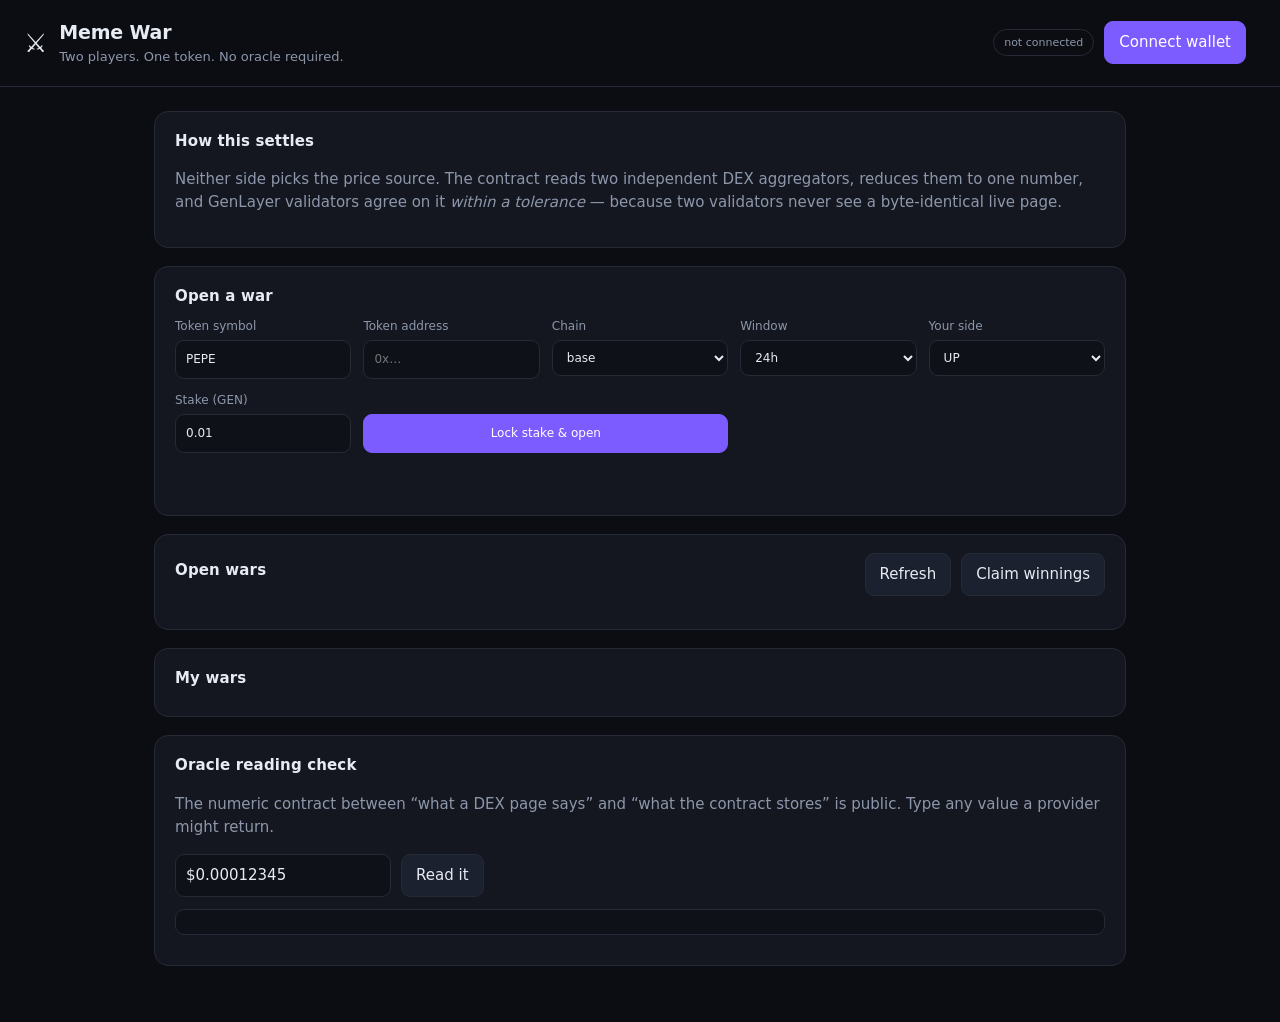
<file: frontend/index.html>
<!doctype html>
<html lang="en">
  <head>
    <meta charset="utf-8" />
    <meta name="viewport" content="width=device-width, initial-scale=1" />
    <title>Meme War — PvP settlement for assets with no oracle</title>
    <link rel="stylesheet" href="./styles.css" />
  </head>
  <body>
    <header class="topbar">
      <div class="brand">
        <span class="mark">⚔</span>
        <div>
          <h1>Meme War</h1>
          <p class="tagline">Two players. One token. No oracle required.</p>
        </div>
      </div>
      <div class="wallet">
        <span id="network" class="pill pill-muted">not connected</span>
        <button id="connect" class="btn btn-primary">Connect wallet</button>
        <span id="account" class="mono"></span>
      </div>
    </header>

    <p id="wallet-status" class="banner" role="status" aria-live="polite"></p>
    <p id="boot-error" class="banner banner-bad" hidden></p>

    <main>
      <section class="card">
        <h2>How this settles</h2>
        <p class="muted">
          Neither side picks the price source. The contract reads two independent
          DEX aggregators, reduces them to one number, and GenLayer validators
          agree on it <em>within a tolerance</em> — because two validators never see
          a byte-identical live page.
        </p>
        <div id="oracle" class="grid grid-3"></div>
      </section>

      <section class="card">
        <h2>Open a war</h2>
        <form id="open-form" class="grid grid-4">
          <label>Token symbol<input name="symbol" value="PEPE" required /></label>
          <label>Token address<input name="address" placeholder="0x…" required /></label>
          <label>
            Chain
            <select name="chain">
              <option>base</option>
              <option>ethereum</option>
              <option>bsc</option>
              <option>arbitrum</option>
              <option>polygon</option>
              <option>solana</option>
            </select>
          </label>
          <label>
            Window
            <select name="timeframe">
              <option>1h</option>
              <option selected>24h</option>
              <option>7d</option>
            </select>
          </label>
          <label>
            Your side
            <select name="side">
              <option selected>UP</option>
              <option>DOWN</option>
            </select>
          </label>
          <label>Stake (GEN)<input name="stake" value="0.01" required /></label>
          <label class="span-2 align-end">
            <span>&nbsp;</span>
            <button class="btn btn-primary" type="submit">Lock stake &amp; open</button>
          </label>
        </form>
        <p id="open-status" class="status"></p>
      </section>

      <section class="card">
        <div class="row-between">
          <h2>Open wars</h2>
          <div class="row">
            <button id="refresh" class="btn">Refresh</button>
            <button id="claim" class="btn">Claim winnings</button>
          </div>
        </div>
        <p id="claimable" class="muted"></p>
        <div id="wars" class="wars"></div>
      </section>

      <section class="card">
        <h2>My wars</h2>
        <div id="mine" class="wars"></div>
      </section>

      <section class="card">
        <h2>Oracle reading check</h2>
        <p class="muted">
          The numeric contract between “what a DEX page says” and “what the
          contract stores” is public. Type any value a provider might return.
        </p>
        <form id="parse-form" class="row">
          <input name="value" value="$0.00012345" />
          <button class="btn" type="submit">Read it</button>
        </form>
        <pre id="parse-out" class="mono block"></pre>
      </section>
    </main>

    <footer class="muted">
      <span id="contract-line" class="mono"></span>
    </footer>

    <script>
      // app.js pulls genlayer-js from a CDN. If that import fails the module
      // never executes, so no click handler is ever attached and the Connect
      // button silently does nothing - which is exactly the complaint this is
      // here to prevent. Until the module signals readiness, the button answers
      // for itself.
      window.__memewarReady = false;

      (function () {
        var button = document.getElementById("connect");
        var status = document.getElementById("wallet-status");
        var boot = document.getElementById("boot-error");

        function say(text) {
          status.textContent = text;
          status.className = "banner banner-bad";
        }

        if (button) {
          button.addEventListener("click", function () {
            if (window.__memewarReady) return; // the real handler takes over
            say("Still loading the app… if this does not change, the CDN import of genlayer-js is blocked on this machine.");
          });
        }

        window.addEventListener("error", function (event) {
          boot.hidden = false;
          boot.textContent = "Page error: " + (event.message || event.type);
        });
        window.addEventListener("unhandledrejection", function (event) {
          boot.hidden = false;
          boot.textContent =
            "Page error: " + ((event.reason && event.reason.message) || event.reason);
        });

        setTimeout(function () {
          if (window.__memewarReady) return;
          boot.hidden = false;
          boot.textContent =
            "The app failed to start. Most likely the CDN import of genlayer-js " +
            "was blocked - check the browser console, and whether this machine " +
            "can reach esm.sh.";
        }, 8000);
      })();
    </script>
    <script type="module" src="./app.js"></script>
  </body>
</html>
</file>
<file: frontend/styles.css>
:root {
  --bg: #0b0d12;
  --panel: #14171f;
  --line: #242a36;
  --text: #e7ebf3;
  --muted: #8d97ab;
  --accent: #7c5cff;
  --ok: #2fbf71;
  --warn: #e8a33d;
  --bad: #e35d6a;
}

* { box-sizing: border-box; }

body {
  margin: 0;
  background: var(--bg);
  color: var(--text);
  font: 15px/1.55 ui-sans-serif, system-ui, "Segoe UI", Roboto, sans-serif;
}

.mono { font-family: ui-monospace, SFMono-Regular, Menlo, Consolas, monospace; font-size: 12px; }

.banner {
  margin: 12px 24px 0;
  padding: 10px 14px;
  border-radius: 10px;
  border: 1px solid var(--line);
  background: var(--panel);
  color: var(--muted);
  font-size: 13px;
}
.banner:empty { display: none; }
.banner-ok { color: var(--ok); border-color: #1f5137; }
.banner-bad { color: var(--bad); border-color: #5c2630; background: #1b1116; }

.topbar {
  display: flex;
  align-items: center;
  justify-content: space-between;
  gap: 16px;
  padding: 18px 24px;
  border-bottom: 1px solid var(--line);
  flex-wrap: wrap;
}

.brand { display: flex; align-items: center; gap: 12px; }
.brand h1 { margin: 0; font-size: 19px; letter-spacing: -0.01em; }
.mark { font-size: 26px; }
.tagline { margin: 0; color: var(--muted); font-size: 13px; }

.wallet { display: flex; align-items: center; gap: 10px; }

main {
  max-width: 1020px;
  margin: 0 auto;
  padding: 24px;
  display: grid;
  gap: 18px;
}

.card {
  background: var(--panel);
  border: 1px solid var(--line);
  border-radius: 14px;
  padding: 18px 20px;
}

.card h2 { margin: 0 0 8px; font-size: 15px; letter-spacing: 0.01em; }
.muted { color: var(--muted); }
.status { min-height: 18px; font-size: 13px; }
.status.ok { color: var(--ok); }
.status.bad { color: var(--bad); }

.grid { display: grid; gap: 12px; }
.grid-3 { grid-template-columns: repeat(auto-fit, minmax(160px, 1fr)); }
.grid-4 { grid-template-columns: repeat(auto-fit, minmax(150px, 1fr)); }

label { display: flex; flex-direction: column; gap: 5px; font-size: 12px; color: var(--muted); }
.span-2 { grid-column: span 2; }
.align-end { justify-content: flex-end; }

input, select {
  background: #0e1118;
  border: 1px solid var(--line);
  color: var(--text);
  border-radius: 9px;
  padding: 9px 10px;
  font: inherit;
}

.btn {
  background: #1c2130;
  color: var(--text);
  border: 1px solid var(--line);
  border-radius: 9px;
  padding: 9px 14px;
  font: inherit;
  cursor: pointer;
}
.btn:hover { border-color: #384054; }
.btn-primary { background: var(--accent); border-color: var(--accent); color: #fff; }

.pill {
  border-radius: 999px;
  padding: 4px 10px;
  font-size: 11px;
  border: 1px solid var(--line);
}
.pill-ok { color: var(--ok); border-color: #1f5137; }
.pill-warn { color: var(--warn); border-color: #5a441c; }
.pill-muted { color: var(--muted); }

.stat { display: flex; flex-direction: column; gap: 2px; font-size: 12px; }
.stat strong { font-size: 15px; }

.row { display: flex; align-items: center; gap: 10px; flex-wrap: wrap; }
.row-between { display: flex; align-items: center; justify-content: space-between; gap: 10px; flex-wrap: wrap; }

.wars { display: grid; gap: 10px; grid-template-columns: repeat(auto-fit, minmax(260px, 1fr)); }

.war {
  border: 1px solid var(--line);
  border-radius: 12px;
  padding: 12px 14px;
  background: #10131b;
  display: grid;
  gap: 10px;
}
.war header { display: flex; align-items: center; gap: 8px; flex-wrap: wrap; font-size: 13px; }
.war dl { display: grid; grid-template-columns: 1fr 1fr; gap: 4px 12px; margin: 0; }
.war dl div { display: flex; justify-content: space-between; gap: 8px; }
.war dt { color: var(--muted); }
.war dd { margin: 0; }
.war footer { display: flex; gap: 8px; flex-wrap: wrap; }

.block {
  background: #0e1118;
  border: 1px solid var(--line);
  border-radius: 9px;
  padding: 12px;
  overflow-x: auto;
  white-space: pre-wrap;
}

footer.muted { text-align: center; padding: 0 24px 32px; color: var(--muted); }
</file>
